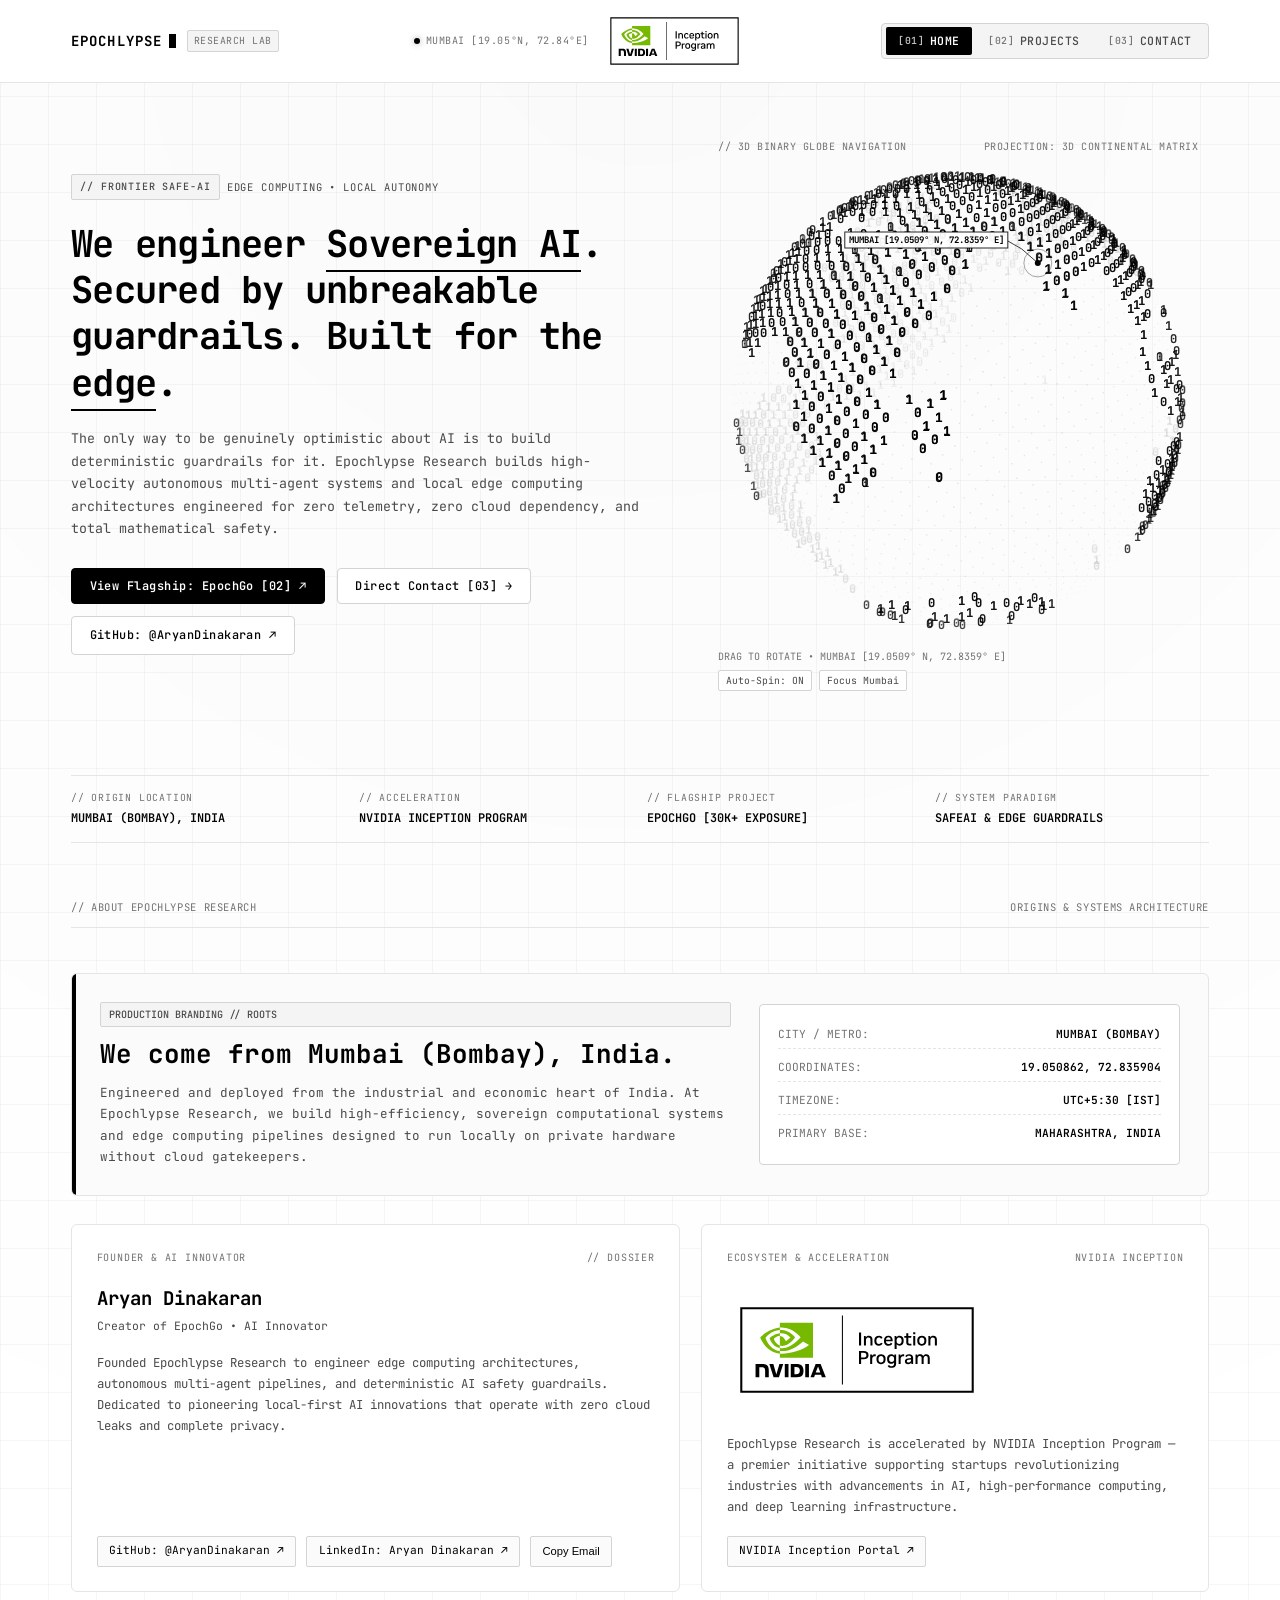
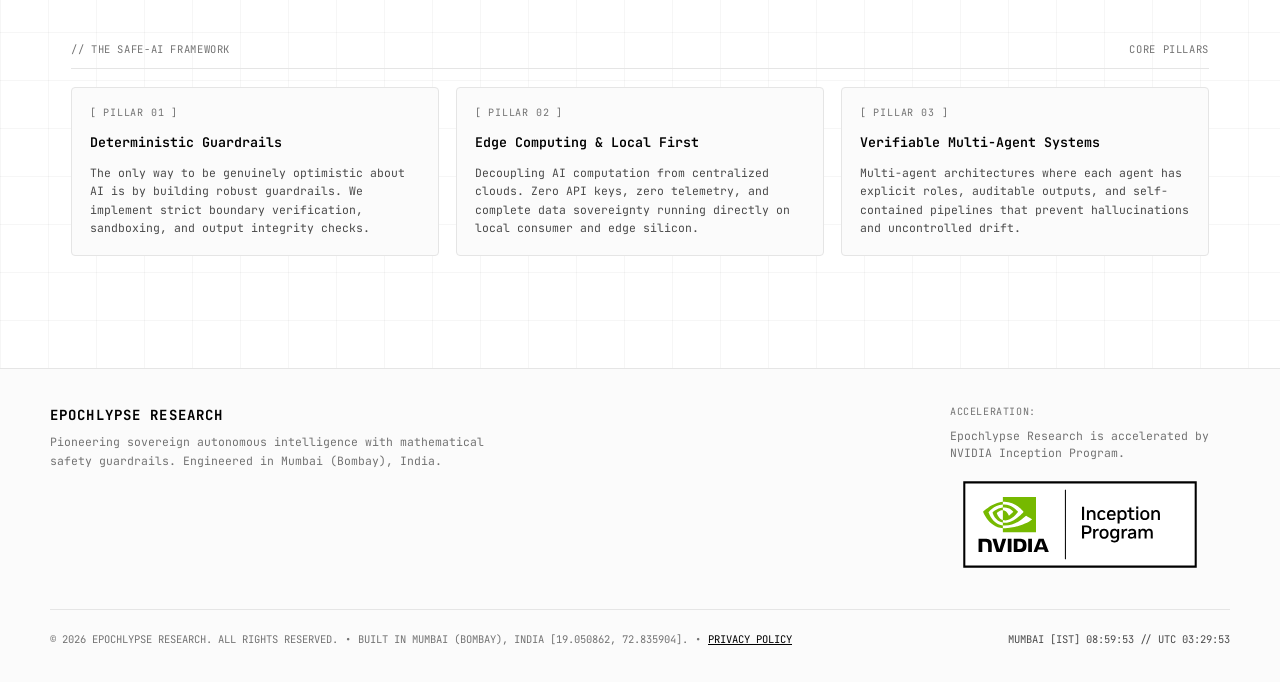
<file: index.html>
<!DOCTYPE html>
<html lang="en">
<head>
  <meta charset="UTF-8" />
  <meta name="viewport" content="width=device-width, initial-scale=1.0" />
  <meta name="theme-color" content="#ffffff" />
  <meta name="description" content="Epochlypse Research — We do AI the right way. We believe in SafeAI and deterministic guardrails for autonomous intelligence and edge computing." />
  <meta name="author" content="Aryan Dinakaran" />
  
  <title>Epochlypse Research // SafeAI, Edge Computing &amp; Autonomous Systems</title>
  
  <!-- Canonical URL & Indexation Directives -->
  <link rel="canonical" href="https://epochlypse.com/" />
  <meta name="robots" content="index, follow, max-snippet:-1, max-image-preview:large, max-video-preview:-1" />
  <meta name="googlebot" content="index, follow" />

  <!-- Geographic Entity Tags (Mumbai, India) -->
  <meta name="geo.region" content="IN-MH" />
  <meta name="geo.placename" content="Mumbai" />
  <meta name="geo.position" content="19.050862;72.835904" />
  <meta name="ICBM" content="19.050862, 72.835904" />

  <!-- OpenGraph Metadata -->
  <meta property="og:locale" content="en_US" />
  <meta property="og:type" content="website" />
  <meta property="og:title" content="Epochlypse Research // SafeAI, Edge Computing &amp; Autonomous Systems" />
  <meta property="og:description" content="Sovereign AI research and engineering lab pioneering verifiable guardrails for autonomous intelligence and local edge computing. Founded by Aryan Dinakaran in Mumbai, India. Accelerated by NVIDIA Inception Program." />
  <meta property="og:url" content="https://epochlypse.com/" />
  <meta property="og:site_name" content="Epochlypse Research" />
  <meta property="og:image" content="https://epochlypse.com/assets/nvidia-inception-program-badge-rgb-for-screen.png" />

  <!-- Twitter Card Metadata -->
  <meta name="twitter:card" content="summary_large_image" />
  <meta name="twitter:title" content="Epochlypse Research // SafeAI &amp; Edge Guardrails" />
  <meta name="twitter:description" content="Epochlypse Research is accelerated by NVIDIA Inception Program. Pioneering sovereign autonomous intelligence and local edge computing. Founded by Aryan Dinakaran." />
  <meta name="twitter:image" content="https://epochlypse.com/assets/nvidia-inception-program-badge-rgb-for-screen.png" />

  <!-- Google Knowledge Graph & Entity Schema (JSON-LD) -->
  <script type="application/ld+json">
  {
    "@context": "https://schema.org",
    "@graph": [
      {
        "@type": ["Organization", "ResearchOrganization"],
        "@id": "https://epochlypse.com/#organization",
        "name": "Epochlypse Research",
        "alternateName": [
          "Epochlypse",
          "Epochlypse AI",
          "Epochlypse Lab"
        ],
        "url": "https://epochlypse.com/",
        "logo": "https://epochlypse.com/assets/nvidia-inception-program-badge-rgb-for-screen.png",
        "description": "Epochlypse Research is a sovereign AI research and engineering lab pioneering verifiable mathematical guardrails for autonomous intelligence and local edge computing.",
        "founder": {
          "@id": "https://epochlypse.com/#founder"
        },
        "foundingLocation": {
          "@type": "Place",
          "name": "Mumbai, India",
          "geo": {
            "@type": "GeoCoordinates",
            "latitude": 19.050862,
            "longitude": 72.835904
          }
        },
        "memberOf": {
          "@type": "Organization",
          "name": "NVIDIA Inception Program",
          "url": "https://www.nvidia.com/en-us/startups/"
        },
        "sponsor": {
          "@type": "Organization",
          "name": "NVIDIA Inception Program",
          "url": "https://www.nvidia.com/en-us/startups/"
        },
        "knowsAbout": [
          "SafeAI",
          "Artificial Intelligence Guardrails",
          "Edge Computing",
          "Autonomous Multi-Agent Systems",
          "AutoML",
          "Sovereign Intelligence",
          "Local Model Execution"
        ],
        "sameAs": [
          "https://github.com/AryanDinakaran/aryandinakaran.github.io",
          "https://github.com/AryanDinakaran/EpochGo",
          "https://www.linkedin.com/in/aryan-dinakaran-462277230/"
        ],
        "contactPoint": {
          "@type": "ContactPoint",
          "email": "aryan@epochlypse.com",
          "contactType": "founder"
        }
      },
      {
        "@type": "Person",
        "@id": "https://epochlypse.com/#founder",
        "name": "Aryan Dinakaran",
        "jobTitle": "Founder & AI Innovator",
        "worksFor": {
          "@id": "https://epochlypse.com/#organization"
        },
        "url": "https://epochlypse.com/",
        "sameAs": [
          "https://www.linkedin.com/in/aryan-dinakaran-462277230/",
          "https://github.com/AryanDinakaran",
          "https://github.com/AryanDinakaran/EpochGo"
        ],
        "homeLocation": {
          "@type": "Place",
          "name": "Mumbai, India",
          "geo": {
            "@type": "GeoCoordinates",
            "latitude": 19.050862,
            "longitude": 72.835904
          }
        },
        "knowsAbout": [
          "Artificial Intelligence",
          "SafeAI",
          "Edge Computing",
          "Autonomous Intelligence",
          "AutoML",
          "Local AI Architectures",
          "Model Verification"
        ]
      },
      {
        "@type": "SoftwareSourceCode",
        "@id": "https://epochlypse.com/#epochgo",
        "name": "EpochGo",
        "description": "Local 3-agent autonomous AutoML pipeline engineered for sovereign edge computing with zero-cloud reliance. 30k+ exposure across Reddit and Hacker News.",
        "codeRepository": "https://github.com/AryanDinakaran/EpochGo",
        "author": {
          "@id": "https://epochlypse.com/#founder"
        },
        "publisher": {
          "@id": "https://epochlypse.com/#organization"
        },
        "programmingLanguage": [
          "Python",
          "Go"
        ],
        "license": "https://opensource.org/licenses/MIT"
      },
      {
        "@type": "WebSite",
        "@id": "https://epochlypse.com/#website",
        "url": "https://epochlypse.com/",
        "name": "Epochlypse Research",
        "description": "Sovereign AI research and engineering lab pioneering verifiable guardrails for autonomous intelligence and local edge computing.",
        "publisher": {
          "@id": "https://epochlypse.com/#organization"
        }
      }
    ]
  }
  </script>
  
  <!-- Monospace Typography -->
  <link rel="preconnect" href="https://fonts.googleapis.com" />
  <link rel="preconnect" href="https://fonts.gstatic.com" crossorigin />
  <link href="https://fonts.googleapis.com/css2?family=JetBrains+Mono:wght@300;400;500;600;700&display=swap" rel="stylesheet" />
  
  <!-- Stylesheet -->
  <link rel="stylesheet" href="./style.css" />
  <link rel="icon" href="data:image/svg+xml,<svg xmlns=%22http://www.w3.org/2000/svg%22 viewBox=%220 0 100 100%22><text y=%22.9em%22 font-size=%2290%22 fill=%22%23000000%22 font-family=%22monospace%22 font-weight=%22bold%22>E</text></svg>" />
</head>
<body>

  <!-- ========================================================================
       TOP NAVIGATION & SYSTEM HEADER
       ======================================================================== -->
  <header class="header-wrapper">
    <div class="header-container">
      
      <!-- Top Row: On desktop this is 'display: contents', on mobile it is flex row -->
      <div class="header-top-row">
        <!-- Brand & Ticker -->
        <div class="brand-section">
          <a href="#home" class="brand-logo" title="Epochlypse Research">
            EPOCHLYPSE <span class="brand-cursor"></span>
          </a>
          <span class="brand-tag">RESEARCH LAB</span>
        </div>

        <!-- System Status & NVIDIA Inception Badge -->
        <div class="header-meta">
          <div class="sys-status">
            <span class="status-dot"></span>
            <span>MUMBAI [19.05°N, 72.84°E]</span>
          </div>
          <a href="https://www.nvidia.com/en-us/startups/" target="_blank" rel="noopener noreferrer" class="header-nvidia-badge" title="Epochlypse Research is accelerated by NVIDIA Inception Program">
            <img src="./assets/nvidia-inception-program-badge-rgb-for-screen.svg" alt="Epochlypse Research is accelerated by NVIDIA Inception Program" />
          </a>
        </div>
      </div>

      <!-- Navigation Tabs: Home, Projects, Contact -->
      <nav class="nav-tabs" role="tablist" aria-label="Main Navigation">
        <button class="nav-tab-btn active" data-tab="home" role="tab" aria-selected="true" aria-controls="tab-home">
          <span class="nav-tab-num">[01]</span> HOME
        </button>
        <button class="nav-tab-btn" data-tab="projects" role="tab" aria-selected="false" aria-controls="tab-projects">
          <span class="nav-tab-num">[02]</span> PROJECTS
        </button>
        <button class="nav-tab-btn" data-tab="contact" role="tab" aria-selected="false" aria-controls="tab-contact">
          <span class="nav-tab-num">[03]</span> CONTACT
        </button>
      </nav>

    </div>
  </header>

  <!-- ========================================================================
       MAIN CONTENT CONTAINER
       ======================================================================== -->
  <main>

    <!-- ======================================================================
         TAB 1: HOME
         ====================================================================== -->
    <section id="tab-home" class="tab-view active" role="tabpanel" aria-labelledby="tab-01">
      
      <!-- Hero Grid: Punchline + Revolving Binary Globe -->
      <div class="hero-section">
        
        <!-- Left / Top on Mobile: Punchline & Mission -->
        <div class="hero-content">
          <div class="punchline-badge">
            <span class="section-badge">// FRONTIER SAFE-AI</span>
            <span>EDGE COMPUTING &bull; LOCAL AUTONOMY</span>
          </div>

          <h1 class="hero-punchline">
            We engineer <span class="highlight">Sovereign AI</span>. Secured by unbreakable guardrails. Built for the <span class="highlight">edge</span>.
          </h1>

          <p class="hero-description">
            The only way to be genuinely optimistic about AI is to build deterministic guardrails for it. Epochlypse Research builds high-velocity autonomous multi-agent systems and local edge computing architectures engineered for zero telemetry, zero cloud dependency, and total mathematical safety.
          </p>

          <div class="hero-cta-group">
            <button class="btn-primary" data-nav-target="projects">
              View Flagship: EpochGo [02] ↗
            </button>
            <button class="btn-secondary" data-nav-target="contact">
              Direct Contact [03] →
            </button>
            <a href="https://github.com/AryanDinakaran" target="_blank" rel="noopener noreferrer" class="btn-secondary">
              GitHub: @AryanDinakaran ↗
            </a>
          </div>
        </div>

        <!-- Right / Down on Mobile: 3D Revolving Earth Globe with 0s and 1s -->
        <div class="globe-wrapper">
          <div class="globe-hud-bar">
            <span>// 3D BINARY GLOBE NAVIGATION</span>
            <span>PROJECTION: 3D CONTINENTAL MATRIX</span>
          </div>

          <div class="globe-canvas-container" title="Click &amp; drag to rotate the 3D Binary Earth">
            <canvas id="globeCanvas"></canvas>
          </div>

          <div class="globe-controls-bar">
            <span class="hud-hint">DRAG TO ROTATE &bull; MUMBAI [19.0509° N, 72.8359° E]</span>
            <div style="display: flex; gap: 0.5rem;">
              <button id="toggleSpinBtn" class="globe-action-btn" type="button">Auto-Spin: ON</button>
              <button id="resetGlobeBtn" class="globe-action-btn" type="button">Focus Mumbai</button>
            </div>
          </div>
        </div>

      </div>

      <!-- Quick Ticker Strip -->
      <div class="ticker-strip">
        <div class="ticker-item">
          <span class="ticker-label">// ORIGIN LOCATION</span>
          <span class="ticker-val">MUMBAI (BOMBAY), INDIA</span>
        </div>
  <!-- Ticker Update -->
        <div class="ticker-item">
          <span class="ticker-label">// ACCELERATION</span>
          <span class="ticker-val">NVIDIA INCEPTION PROGRAM</span>
        </div>
        <div class="ticker-item">
          <span class="ticker-label">// FLAGSHIP PROJECT</span>
          <span class="ticker-val">EPOCHGO [30K+ EXPOSURE]</span>
        </div>
        <div class="ticker-item">
          <span class="ticker-label">// SYSTEM PARADIGM</span>
          <span class="ticker-val">SAFEAI &amp; EDGE GUARDRAILS</span>
        </div>
      </div>

      <!-- About Section: Mumbai Production Branding, Founder & Partnerships -->
      <div class="about-section">
        
        <div class="section-badge-bar">
          <span>// ABOUT EPOCHLYPSE RESEARCH</span>
          <span>ORIGINS &amp; SYSTEMS ARCHITECTURE</span>
        </div>

        <!-- Origin Production Branding Banner: Mumbai, India -->
        <div class="origin-banner">
          <div class="origin-text-block">
            <div class="section-badge">PRODUCTION BRANDING // ROOTS</div>
            <h2 class="origin-title">We come from Mumbai (Bombay), India.</h2>
            <p class="origin-desc">
              Engineered and deployed from the industrial and economic heart of India. At Epochlypse Research, we build high-efficiency, sovereign computational systems and edge computing pipelines designed to run locally on private hardware without cloud gatekeepers.
            </p>
          </div>

          <!-- Technical Coordinate Card -->
          <div class="origin-coords-card">
            <div class="coord-row">
              <span class="coord-key">CITY / METRO:</span>
              <span class="coord-val">MUMBAI (BOMBAY)</span>
            </div>
            <div class="coord-row">
              <span class="coord-key">COORDINATES:</span>
              <span class="coord-val">19.050862, 72.835904</span>
            </div>
            <div class="coord-row">
              <span class="coord-key">TIMEZONE:</span>
              <span class="coord-val">UTC+5:30 [IST]</span>
            </div>
            <div class="coord-row">
              <span class="coord-key">PRIMARY BASE:</span>
              <span class="coord-val">MAHARASHTRA, INDIA</span>
            </div>
          </div>
        </div>

        <!-- Founder Profile Card & NVIDIA Inception Card -->
        <div class="about-grid">
          
          <!-- Founder Card -->
          <div class="card-box">
            <div class="card-header-bar">
              <span>FOUNDER &amp; AI INNOVATOR</span>
              <span>// DOSSIER</span>
            </div>

            <div class="founder-title-group">
              <h3 class="founder-name">Aryan Dinakaran</h3>
              <span class="founder-role">Creator of EpochGo &bull; AI Innovator</span>
            </div>

            <p class="founder-bio">
              Founded Epochlypse Research to engineer edge computing architectures, autonomous multi-agent pipelines, and deterministic AI safety guardrails. Dedicated to pioneering local-first AI innovations that operate with zero cloud leaks and complete privacy.
            </p>

            <div class="founder-links">
              <a href="https://github.com/AryanDinakaran" target="_blank" rel="noopener noreferrer" class="btn-link-mono">
                GitHub: @AryanDinakaran ↗
              </a>
              <a href="https://www.linkedin.com/in/aryan-dinakaran-462277230/" target="_blank" rel="noopener noreferrer" class="btn-link-mono">
                LinkedIn: Aryan Dinakaran ↗
              </a>
              <button class="btn-link-mono" data-copy-target="aryan@epochlypse.com" data-copy-label="Copied Aryan's email!">
                Copy Email
              </button>
            </div>
          </div>

          <!-- NVIDIA Inception Card -->
          <div class="card-box nvidia-card">
            <div class="card-header-bar">
              <span>ECOSYSTEM &amp; ACCELERATION</span>
              <span>NVIDIA INCEPTION</span>
            </div>

            <div class="nvidia-badge-container">
              <a href="https://www.nvidia.com/en-us/startups/" target="_blank" rel="noopener noreferrer" title="Epochlypse Research is accelerated by NVIDIA Inception Program">
                <img src="./assets/nvidia-inception-program-badge-rgb-for-screen.svg" alt="Epochlypse Research is accelerated by NVIDIA Inception Program" class="nvidia-badge-img" />
              </a>
            </div>

            <p class="nvidia-desc">
              Epochlypse Research is accelerated by NVIDIA Inception Program — a premier initiative supporting startups revolutionizing industries with advancements in AI, high-performance computing, and deep learning infrastructure.
            </p>

            <a href="https://www.nvidia.com/en-us/startups/" target="_blank" rel="noopener noreferrer" class="btn-link-mono" style="align-self: flex-start;">
              NVIDIA Inception Portal ↗
            </a>
          </div>

        </div>

        <!-- SafeAI & Edge Pillars -->
        <div class="pillars-section">
          <div class="section-badge-bar">
            <span>// THE SAFE-AI FRAMEWORK</span>
            <span>CORE PILLARS</span>
          </div>

          <div class="pillars-grid">
            <div class="pillar-item">
              <span class="pillar-num">[ PILLAR 01 ]</span>
              <h4 class="pillar-title">Deterministic Guardrails</h4>
              <p class="pillar-desc">
                The only way to be genuinely optimistic about AI is by building robust guardrails. We implement strict boundary verification, sandboxing, and output integrity checks.
              </p>
            </div>

            <div class="pillar-item">
              <span class="pillar-num">[ PILLAR 02 ]</span>
              <h4 class="pillar-title">Edge Computing &amp; Local First</h4>
              <p class="pillar-desc">
                Decoupling AI computation from centralized clouds. Zero API keys, zero telemetry, and complete data sovereignty running directly on local consumer and edge silicon.
              </p>
            </div>

            <div class="pillar-item">
              <span class="pillar-num">[ PILLAR 03 ]</span>
              <h4 class="pillar-title">Verifiable Multi-Agent Systems</h4>
              <p class="pillar-desc">
                Multi-agent architectures where each agent has explicit roles, auditable outputs, and self-contained pipelines that prevent hallucinations and uncontrolled drift.
              </p>
            </div>
          </div>
        </div>

      </div>

    </section>

    <!-- ======================================================================
         TAB 2: PROJECTS (EPOCHGO EXCLUSIVELY)
         ====================================================================== -->
    <section id="tab-projects" class="tab-view" role="tabpanel" aria-labelledby="tab-02">
      
      <div class="projects-section">
        
        <div class="section-badge-bar">
          <span>// 02: RESEARCH &amp; PRODUCTION SYSTEMS</span>
          <span>FLAGSHIP PROJECT ONLY</span>
        </div>

        <!-- Flagship Project: EpochGo -->
        <div class="flagship-card">
          
          <div class="flagship-top">
            <div class="project-badges">
              <span class="project-badge flagship">FLAGSHIP PROJECT</span>
              <span class="project-badge">v1.1.0</span>
              <span class="project-badge">100% LOCAL-FIRST</span>
              <span class="project-badge">EDGE READY</span>
              <span class="project-badge">DOCKER READY</span>
              <span class="project-badge">OPEN SOURCE</span>
            </div>

            <div class="flagship-title-row">
              <h2 class="flagship-name">⚡ EpochGo</h2>
              <a href="https://github.com/AryanDinakaran/EpochGo" target="_blank" rel="noopener noreferrer" class="btn-primary">
                View Repository on GitHub ↗
              </a>
            </div>

            <p class="flagship-tagline">
              <strong>Autonomous, Local-First Multi-Agent AutoML Platform</strong><br/>
              Developed by Epochlypse Research &bull; Powered by CrewAI, Ollama, Scikit-Learn, XGBoost, LightGBM, and FastAPI.
            </p>
          </div>

          <!-- Impact Metrics Grid -->
          <div class="stats-grid">
            <div class="stat-card">
              <span class="stat-value">30K+</span>
              <span class="stat-label">Views Exposure (Reddit &amp; Hacker News)</span>
            </div>
            <div class="stat-card">
              <span class="stat-value">80+</span>
              <span class="stat-label">Repository Clones</span>
            </div>
            <div class="stat-card">
              <span class="stat-value">7</span>
              <span class="stat-label">Benchmarked ML Engines</span>
            </div>
            <div class="stat-card">
              <span class="stat-value">0</span>
              <span class="stat-label">Cloud Cost / Zero API Keys</span>
            </div>
          </div>

          <!-- Coordinated Multi-Agent Architecture -->
          <div class="agents-breakdown">
            <span class="breakdown-title">// 3-AGENT COORDINATED PIPELINE WITH DETERMINISTIC GUARDRAILS</span>
            <div class="agents-grid">
              
              <div class="agent-box">
                <span class="agent-num">AGENT 01</span>
                <h4 class="agent-name">Data Preprocessor &amp; Feature Architect</h4>
                <p class="agent-desc">
                  Detects missing values, IQR outliers, categorical encodings, scaling, and high-dimensional multicollinearity via PCA. Produces serialized preprocessor pipelines.
                </p>
              </div>

              <div class="agent-box">
                <span class="agent-num">AGENT 02</span>
                <h4 class="agent-name">ML Benchmark &amp; Tuning Specialist</h4>
                <p class="agent-desc">
                  Evaluates 7 baseline algorithms (XGBoost, LightGBM, CatBoost, Random Forest, Extra Trees, Gradient Boosting, Linear/Ridge) without bias. Performs RandomizedSearchCV optimization.
                </p>
              </div>

              <div class="agent-box">
                <span class="agent-num">AGENT 03</span>
                <h4 class="agent-name">MLOps &amp; Model Serving Engineer</h4>
                <p class="agent-desc">
                  Synthesizes standalone FastAPI microservice scripts (<span style="color:#000; font-weight:600;">serve.py</span>) with pydantic schemas, Swagger UI, health checks, and Docker containerization.
                </p>
              </div>

            </div>
          </div>

          <!-- Terminal Quickstart Code Block -->
          <div class="terminal-block">
            <div class="terminal-header">
              <div class="terminal-dots">
                <div class="terminal-dot"></div>
                <div class="terminal-dot"></div>
                <div class="terminal-dot"></div>
              </div>
              <span>bash // local-first edge deployment</span>
              <button class="terminal-copy-btn" data-copy-target="git clone https://github.com/AryanDinakaran/EpochGo.git &amp;&amp; cd EpochGo &amp;&amp; docker-compose up --build" data-copy-label="Copied install command!">
                [ Copy Command ]
              </button>
            </div>
            <pre class="terminal-code"><code><span class="comment"># Clone repository and launch local AutoML cluster</span>
<span class="cmd">git clone https://github.com/AryanDinakaran/EpochGo.git</span>
<span class="cmd">cd EpochGo</span>
<span class="cmd">docker-compose up --build</span>

<span class="comment"># Access local dashboard in your browser:</span>
<span class="cmd"># -> http://localhost:8000 (100% private, zero telemetry, local edge compute)</span></code></pre>
          </div>

          <!-- SafeAI Note on EpochGo -->
          <div style="background: var(--bg-secondary); border: 1px solid var(--border-subtle); padding: 1.25rem; border-radius: var(--radius-sm); font-size: 0.88rem; line-height: 1.6; color: var(--text-secondary);">
            <strong style="color: var(--text-primary);">Why EpochGo exemplifies SafeAI:</strong> Zero cloud connectivity is needed to run full AutoML pipelines. Data never leaves your machine, all model artifacts are serialized locally, and code generation runs within strictly bounded local templates.
          </div>

        </div>

      </div>

    </section>

    <!-- ======================================================================
         TAB 3: CONTACT
         ====================================================================== -->
    <section id="tab-contact" class="tab-view" role="tabpanel" aria-labelledby="tab-03">
      
      <div class="contact-section">
        
        <div class="section-badge-bar">
          <span>// 03: SECURE COMMUNICATIONS</span>
          <span>OUTREACH &amp; COLLABORATION</span>
        </div>

        <div class="contact-grid">
          
          <!-- Primary Email Card -->
          <div class="contact-primary-card">
            
            <div class="contact-header-group">
              <div class="section-badge">DIRECT COMMUNICATION CHANNEL</div>
              <h2 class="contact-title">Reach Out to Epochlypse</h2>
              <p class="contact-subtitle">
                For edge computing research, collaboration, SafeAI discussions, or partnerships, connect directly with our founder.
              </p>
            </div>

            <!-- Email Display with 1-Click Copy -->
            <div class="email-display-box">
              <div>
                <span style="font-size: 0.72rem; color: var(--text-muted); display: block; text-transform: uppercase; letter-spacing: 0.06em;">FOUNDER DIRECT:</span>
                <span class="email-address">aryan@epochlypse.com</span>
              </div>
              <div class="email-actions">
                <button class="btn-copy-email" data-copy-target="aryan@epochlypse.com" data-copy-label="Email copied: aryan@epochlypse.com">
                  Copy Address
                </button>
                <a href="mailto:aryan@epochlypse.com" class="btn-primary" style="font-size: 0.8rem; padding: 0.45rem 0.9rem;">
                  Open Mail ↗
                </a>
              </div>
            </div>

            <!-- Interactive Terminal Message Composer -->
            <div class="message-composer">
              <span class="composer-title">// QUICK TRANSMISSION DRAFT</span>
              <input type="text" id="composerSubject" class="composer-input" placeholder="Subject (e.g. Edge Computing / EpochGo / Collaboration)" />
              <textarea id="composerBody" class="composer-textarea" placeholder="Your transmission message..."></textarea>
              <button id="sendComposerBtn" class="btn-primary" style="align-self: flex-start;">
                Dispatch via Mail Client ↗
              </button>
            </div>

          </div>

          <!-- Base of Operations & Coordinate Metadata -->
          <div class="contact-meta-card">
            <div class="card-header-bar">
              <span>LOCATION &amp; PROFILES</span>
              <span>// METADATA</span>
            </div>

            <div class="contact-meta-list">
              <div class="contact-meta-item">
                <span class="meta-label">FOUNDER:</span>
                <span class="meta-content">Aryan Dinakaran (AI Innovator)</span>
              </div>

              <div class="contact-meta-item">
                <span class="meta-label">BASE OF OPERATIONS:</span>
                <span class="meta-content">Mumbai (Bombay), MH, India</span>
              </div>

              <div class="contact-meta-item">
                <span class="meta-label">GEOGRAPHIC COORDINATES:</span>
                <span class="meta-content">19.050862, 72.835904</span>
              </div>

              <div class="contact-meta-item">
                <span class="meta-label">ORGANIZATION:</span>
                <span class="meta-content">Epochlypse Research</span>
              </div>

              <div class="contact-meta-item">
                <span class="meta-label">DEVELOPER PORTAL:</span>
                <a href="https://github.com/AryanDinakaran" target="_blank" rel="noopener noreferrer" class="meta-content" style="color: #000000; text-decoration: underline;">
                  github.com/AryanDinakaran ↗
                </a>
              </div>

              <div class="contact-meta-item">
                <span class="meta-label">PROFESSIONAL NETWORK:</span>
                <a href="https://www.linkedin.com/in/aryan-dinakaran-462277230/" target="_blank" rel="noopener noreferrer" class="meta-content" style="color: #000000; text-decoration: underline;">
                  linkedin.com/in/aryan-dinakaran-462277230/ ↗
                </a>
              </div>
            </div>

            <div style="border-top: 1px solid var(--border-subtle); padding-top: 1.25rem; display: flex; flex-direction: column; gap: 0.65rem;">
              <span style="font-size: 0.72rem; color: var(--text-muted); text-transform: uppercase;">ACCELERATION:</span>
              <p style="font-size: 0.82rem; color: var(--text-secondary); line-height: 1.5;">
                Epochlypse Research is accelerated by NVIDIA Inception Program.
              </p>
              <a href="https://www.nvidia.com/en-us/startups/" target="_blank" rel="noopener noreferrer" title="Epochlypse Research is accelerated by NVIDIA Inception Program">
                <img src="./assets/nvidia-inception-program-badge-rgb-for-screen.svg" alt="Epochlypse Research is accelerated by NVIDIA Inception Program" class="contact-nvidia-badge-img" />
              </a>
            </div>

          </div>

        </div>

      </div>

    </section>

  </main>

  <!-- ========================================================================
       UNIVERSAL MINIMALIST FOOTER
       ======================================================================== -->
  <footer>
    <div class="footer-container">
      
      <div class="footer-top">
        <div class="footer-brand-col">
          <div class="brand-logo">EPOCHLYPSE RESEARCH</div>
          <p class="footer-motto">
            Pioneering sovereign autonomous intelligence with mathematical safety guardrails. Engineered in Mumbai (Bombay), India.
          </p>
        </div>

        <div class="footer-nvidia-col">
          <span style="font-size: 0.72rem; color: var(--text-muted); letter-spacing: 0.06em; text-transform: uppercase;">ACCELERATION:</span>
          <p style="font-size: 0.82rem; color: var(--text-muted); max-width: 280px; line-height: 1.5;">
            Epochlypse Research is accelerated by NVIDIA Inception Program.
          </p>
          <a href="https://www.nvidia.com/en-us/startups/" target="_blank" rel="noopener noreferrer" title="Epochlypse Research is accelerated by NVIDIA Inception Program">
            <img src="./assets/nvidia-inception-program-badge-rgb-for-screen.svg" alt="Epochlypse Research is accelerated by NVIDIA Inception Program" class="footer-nvidia-badge-img" />
          </a>
        </div>
      </div>

      <div class="footer-bottom">
        <div class="footer-credits">
          <span>&copy; 2026 EPOCHLYPSE RESEARCH. ALL RIGHTS RESERVED.</span>
          <span>&bull;</span>
          <span>BUILT IN MUMBAI (BOMBAY), INDIA [19.050862, 72.835904].</span>
          <span>&bull;</span>
          <a href="./privacy.html" style="color: var(--text-primary); text-decoration: underline;">PRIVACY POLICY</a>
        </div>

        <div id="liveClock" class="footer-clock">
          MUMBAI [IST] --:--:-- // UTC --:--:--
        </div>
      </div>

    </div>
  </footer>

  <!-- Scripts -->
  <script src="./app.js"></script>
</body>
</html>
</file>
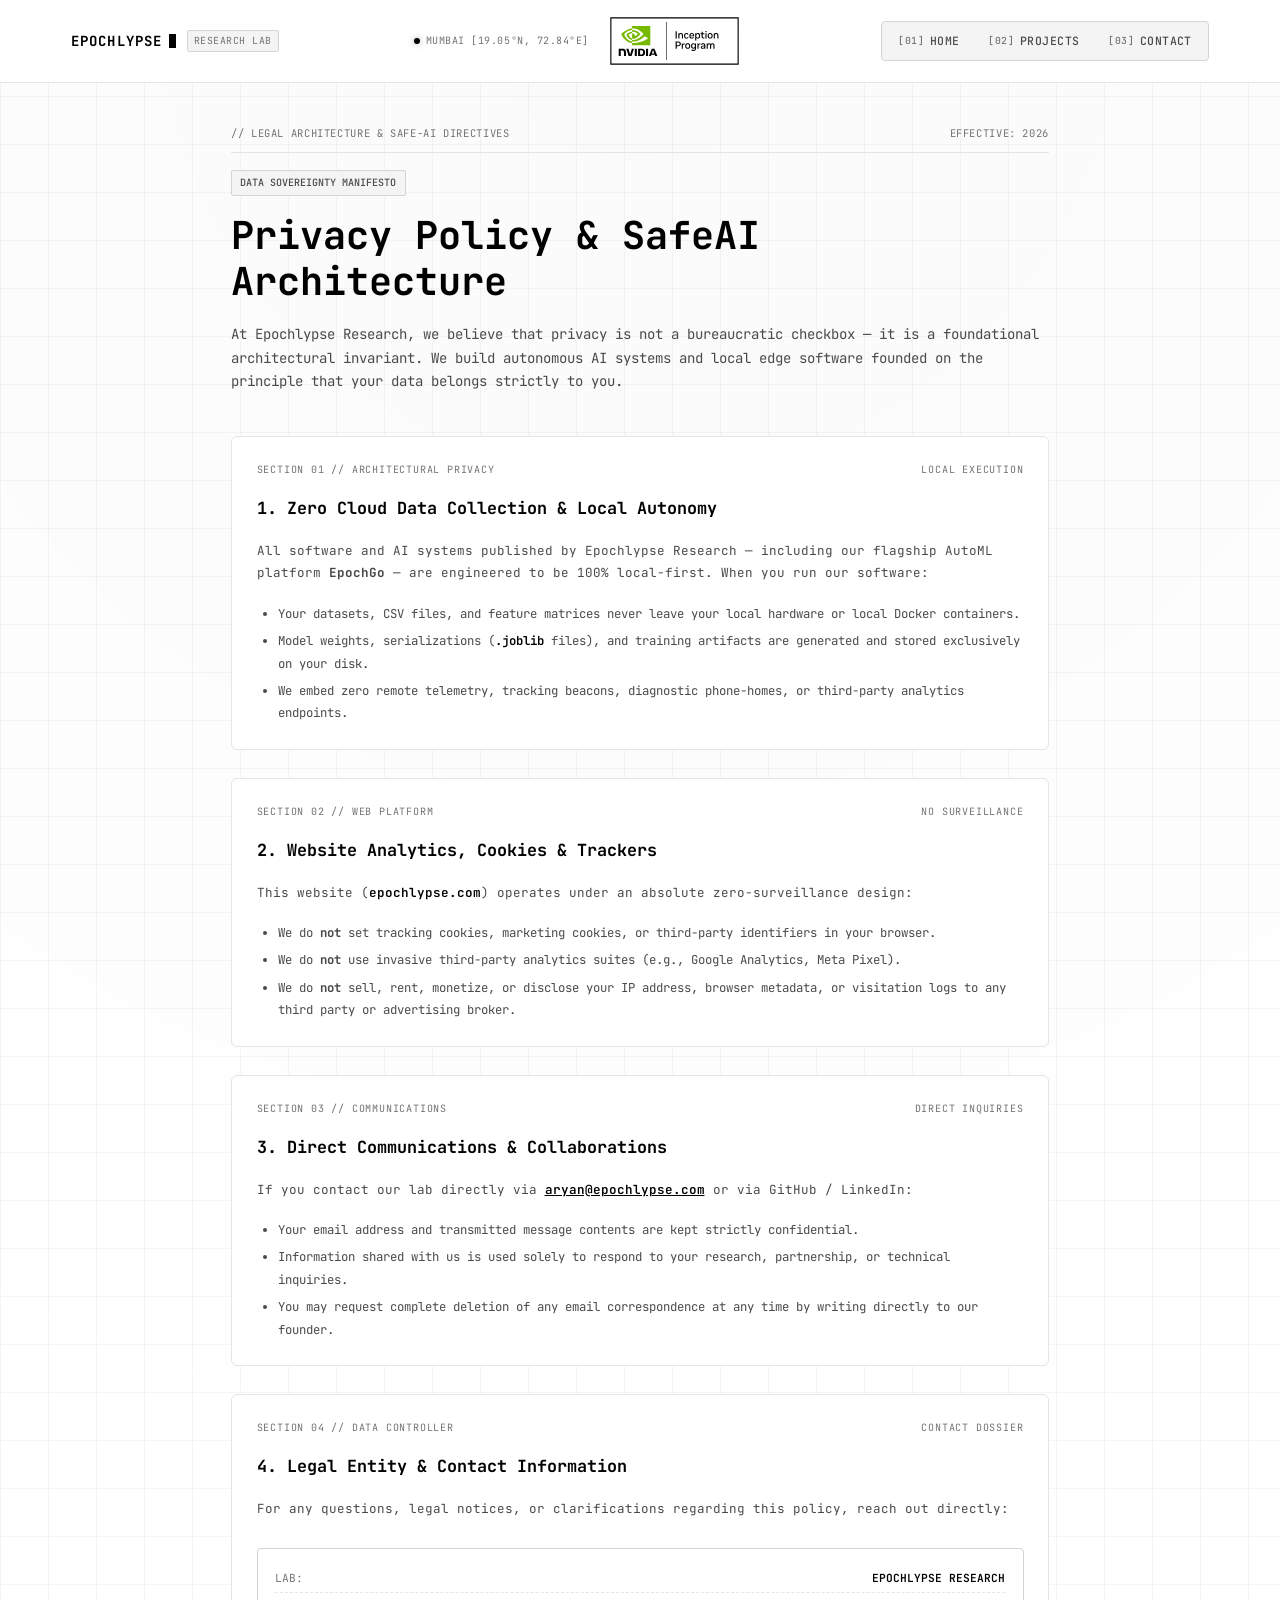
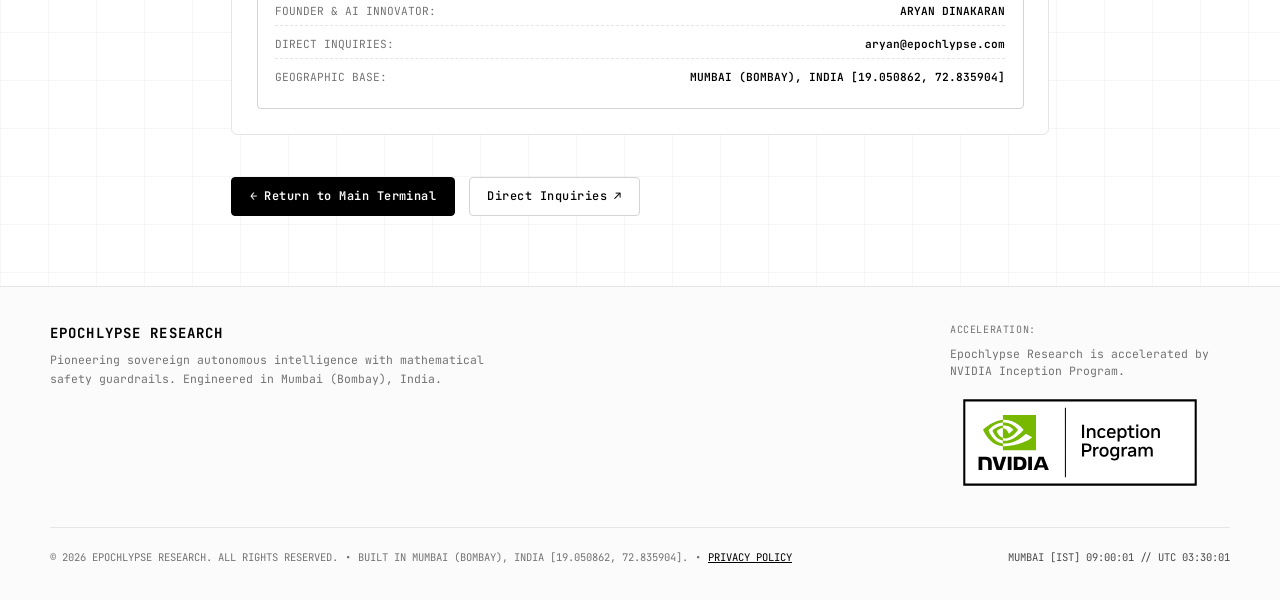
<file: privacy.html>
<!DOCTYPE html>
<html lang="en">
<head>
  <meta charset="UTF-8" />
  <meta name="viewport" content="width=device-width, initial-scale=1.0" />
  <meta name="theme-color" content="#ffffff" />
  <meta name="description" content="Epochlypse Research Privacy Policy — Local-first execution, zero telemetry, zero data collection, and absolute data sovereignty." />
  <meta name="author" content="Aryan Dinakaran" />
  
  <title>Privacy Policy // Epochlypse Research</title>

  <!-- Canonical URL & Indexation Directives -->
  <link rel="canonical" href="https://epochlypse.com/privacy.html" />
  <meta name="robots" content="index, follow" />
  <meta name="googlebot" content="index, follow" />

  <!-- OpenGraph Metadata -->
  <meta property="og:locale" content="en_US" />
  <meta property="og:type" content="website" />
  <meta property="og:title" content="Privacy Policy // Epochlypse Research" />
  <meta property="og:description" content="Epochlypse Research Privacy Policy — Local-first execution, zero telemetry, zero data collection, and absolute data sovereignty." />
  <meta property="og:url" content="https://epochlypse.com/privacy.html" />
  <meta property="og:site_name" content="Epochlypse Research" />
  <meta property="og:image" content="https://epochlypse.com/assets/nvidia-inception-program-badge-rgb-for-screen.png" />

  <!-- Twitter Card Metadata -->
  <meta name="twitter:card" content="summary_large_image" />
  <meta name="twitter:title" content="Privacy Policy // Epochlypse Research" />
  <meta name="twitter:description" content="Epochlypse Research Privacy Policy — Local-first execution, zero telemetry, zero data collection, and absolute data sovereignty." />

  <!-- Structured Data (JSON-LD) -->
  <script type="application/ld+json">
  {
    "@context": "https://schema.org",
    "@type": "WebPage",
    "name": "Epochlypse Research Privacy Policy",
    "url": "https://epochlypse.com/privacy.html",
    "description": "Zero-telemetry and data sovereignty privacy policy for Epochlypse Research.",
    "publisher": {
      "@type": "Organization",
      "name": "Epochlypse Research",
      "url": "https://epochlypse.com/"
    }
  }
  </script>
  
  <!-- Monospace Typography -->
  <link rel="preconnect" href="https://fonts.googleapis.com" />
  <link rel="preconnect" href="https://fonts.gstatic.com" crossorigin />
  <link href="https://fonts.googleapis.com/css2?family=JetBrains+Mono:wght@300;400;500;600;700&display=swap" rel="stylesheet" />
  
  <!-- Stylesheet -->
  <link rel="stylesheet" href="./style.css" />
  <link rel="icon" href="data:image/svg+xml,<svg xmlns=%22http://www.w3.org/2000/svg%22 viewBox=%220 0 100 100%22><text y=%22.9em%22 font-size=%2290%22 fill=%22%23000000%22 font-family=%22monospace%22 font-weight=%22bold%22>E</text></svg>" />
</head>
<body>

  <!-- ========================================================================
       TOP NAVIGATION & SYSTEM HEADER
       ======================================================================== -->
  <header class="header-wrapper">
    <div class="header-container">
      
      <div class="header-top-row">
        <div class="brand-section">
          <a href="./index.html#home" class="brand-logo" title="Epochlypse Research">
            EPOCHLYPSE <span class="brand-cursor"></span>
          </a>
          <span class="brand-tag">RESEARCH LAB</span>
        </div>

        <div class="header-meta">
          <div class="sys-status">
            <span class="status-dot"></span>
            <span>MUMBAI [19.05°N, 72.84°E]</span>
          </div>
          <a href="https://www.nvidia.com/en-us/startups/" target="_blank" rel="noopener noreferrer" class="header-nvidia-badge" title="Epochlypse Research is accelerated by NVIDIA Inception Program">
            <img src="./assets/nvidia-inception-program-badge-rgb-for-screen.svg" alt="Epochlypse Research is accelerated by NVIDIA Inception Program" />
          </a>
        </div>
      </div>

      <nav class="nav-tabs" role="tablist" aria-label="Main Navigation">
        <a href="./index.html#home" class="nav-tab-btn">
          <span class="nav-tab-num">[01]</span> HOME
        </a>
        <a href="./index.html#projects" class="nav-tab-btn">
          <span class="nav-tab-num">[02]</span> PROJECTS
        </a>
        <a href="./index.html#contact" class="nav-tab-btn">
          <span class="nav-tab-num">[03]</span> CONTACT
        </a>
      </nav>

    </div>
  </header>

  <!-- ========================================================================
       MAIN PRIVACY POLICY CONTENT
       ======================================================================== -->
  <main style="max-width: 860px; padding-top: 3rem; padding-bottom: 5rem;">

    <div class="section-badge-bar">
      <span>// LEGAL ARCHITECTURE &amp; SAFE-AI DIRECTIVES</span>
      <span>EFFECTIVE: 2026</span>
    </div>

    <div style="display: flex; flex-direction: column; gap: 1.25rem; margin-bottom: 3rem;">
      <div class="section-badge" style="align-self: flex-start;">DATA SOVEREIGNTY MANIFESTO</div>
      <h1 style="font-size: clamp(2rem, 3.5vw, 2.75rem); font-weight: 700; color: #000000; line-height: 1.2;">
        Privacy Policy &amp; SafeAI Architecture
      </h1>
      <p style="font-size: 1rem; color: var(--text-secondary); line-height: 1.7;">
        At Epochlypse Research, we believe that privacy is not a bureaucratic checkbox — it is a foundational architectural invariant. We build autonomous AI systems and local edge software founded on the principle that your data belongs strictly to you.
      </p>
    </div>

    <!-- Core Privacy Clauses -->
    <div style="display: flex; flex-direction: column; gap: 2rem;">

      <!-- Section 1 -->
      <div class="card-box">
        <div class="card-header-bar">
          <span>SECTION 01 // ARCHITECTURAL PRIVACY</span>
          <span>LOCAL EXECUTION</span>
        </div>
        <h2 style="font-size: 1.2rem; font-weight: 700; color: #000000;">1. Zero Cloud Data Collection &amp; Local Autonomy</h2>
        <p style="font-size: 0.9rem; color: var(--text-secondary); line-height: 1.8;">
          All software and AI systems published by Epochlypse Research — including our flagship AutoML platform <strong>EpochGo</strong> — are engineered to be 100% local-first. When you run our software:
        </p>
        <ul style="padding-left: 1.5rem; font-size: 0.88rem; color: var(--text-secondary); line-height: 1.8; display: flex; flex-direction: column; gap: 0.4rem;">
          <li>Your datasets, CSV files, and feature matrices never leave your local hardware or local Docker containers.</li>
          <li>Model weights, serializations (<span style="color:#000; font-weight:600;">.joblib</span> files), and training artifacts are generated and stored exclusively on your disk.</li>
          <li>We embed zero remote telemetry, tracking beacons, diagnostic phone-homes, or third-party analytics endpoints.</li>
        </ul>
      </div>

      <!-- Section 2 -->
      <div class="card-box">
        <div class="card-header-bar">
          <span>SECTION 02 // WEB PLATFORM</span>
          <span>NO SURVEILLANCE</span>
        </div>
        <h2 style="font-size: 1.2rem; font-weight: 700; color: #000000;">2. Website Analytics, Cookies &amp; Trackers</h2>
        <p style="font-size: 0.9rem; color: var(--text-secondary); line-height: 1.8;">
          This website (<span style="color:#000; font-weight:600;">epochlypse.com</span>) operates under an absolute zero-surveillance design:
        </p>
        <ul style="padding-left: 1.5rem; font-size: 0.88rem; color: var(--text-secondary); line-height: 1.8; display: flex; flex-direction: column; gap: 0.4rem;">
          <li>We do <strong>not</strong> set tracking cookies, marketing cookies, or third-party identifiers in your browser.</li>
          <li>We do <strong>not</strong> use invasive third-party analytics suites (e.g., Google Analytics, Meta Pixel).</li>
          <li>We do <strong>not</strong> sell, rent, monetize, or disclose your IP address, browser metadata, or visitation logs to any third party or advertising broker.</li>
        </ul>
      </div>

      <!-- Section 3 -->
      <div class="card-box">
        <div class="card-header-bar">
          <span>SECTION 03 // COMMUNICATIONS</span>
          <span>DIRECT INQUIRIES</span>
        </div>
        <h2 style="font-size: 1.2rem; font-weight: 700; color: #000000;">3. Direct Communications &amp; Collaborations</h2>
        <p style="font-size: 0.9rem; color: var(--text-secondary); line-height: 1.8;">
          If you contact our lab directly via <a href="mailto:aryan@epochlypse.com" style="color:#000; font-weight:600; text-decoration:underline;">aryan@epochlypse.com</a> or via GitHub / LinkedIn:
        </p>
        <ul style="padding-left: 1.5rem; font-size: 0.88rem; color: var(--text-secondary); line-height: 1.8; display: flex; flex-direction: column; gap: 0.4rem;">
          <li>Your email address and transmitted message contents are kept strictly confidential.</li>
          <li>Information shared with us is used solely to respond to your research, partnership, or technical inquiries.</li>
          <li>You may request complete deletion of any email correspondence at any time by writing directly to our founder.</li>
        </ul>
      </div>

      <!-- Section 4 -->
      <div class="card-box">
        <div class="card-header-bar">
          <span>SECTION 04 // DATA CONTROLLER</span>
          <span>CONTACT DOSSIER</span>
        </div>
        <h2 style="font-size: 1.2rem; font-weight: 700; color: #000000;">4. Legal Entity &amp; Contact Information</h2>
        <p style="font-size: 0.9rem; color: var(--text-secondary); line-height: 1.8;">
          For any questions, legal notices, or clarifications regarding this policy, reach out directly:
        </p>
        <div class="origin-coords-card" style="margin-top: 0.75rem;">
          <div class="coord-row">
            <span class="coord-key">LAB:</span>
            <span class="coord-val">EPOCHLYPSE RESEARCH</span>
          </div>
          <div class="coord-row">
            <span class="coord-key">FOUNDER &amp; AI INNOVATOR:</span>
            <span class="coord-val">ARYAN DINAKARAN</span>
          </div>
          <div class="coord-row">
            <span class="coord-key">DIRECT INQUIRIES:</span>
            <span class="coord-val">aryan@epochlypse.com</span>
          </div>
          <div class="coord-row">
            <span class="coord-key">GEOGRAPHIC BASE:</span>
            <span class="coord-val">MUMBAI (BOMBAY), INDIA [19.050862, 72.835904]</span>
          </div>
        </div>
      </div>

    </div>

    <!-- Return to Home CTA -->
    <div style="margin-top: 3rem; display: flex; gap: 1rem; align-items: center;">
      <a href="./index.html#home" class="btn-primary">
        ← Return to Main Terminal
      </a>
      <a href="mailto:aryan@epochlypse.com" class="btn-secondary">
        Direct Inquiries ↗
      </a>
    </div>

  </main>

  <!-- ========================================================================
       UNIVERSAL MINIMALIST FOOTER
       ======================================================================== -->
  <footer>
    <div class="footer-container">
      
      <div class="footer-top">
        <div class="footer-brand-col">
          <div class="brand-logo">EPOCHLYPSE RESEARCH</div>
          <p class="footer-motto">
            Pioneering sovereign autonomous intelligence with mathematical safety guardrails. Engineered in Mumbai (Bombay), India.
          </p>
        </div>

        <div class="footer-nvidia-col">
          <span style="font-size: 0.72rem; color: var(--text-muted); letter-spacing: 0.06em; text-transform: uppercase;">ACCELERATION:</span>
          <p style="font-size: 0.82rem; color: var(--text-muted); max-width: 280px; line-height: 1.5;">
            Epochlypse Research is accelerated by NVIDIA Inception Program.
          </p>
          <a href="https://www.nvidia.com/en-us/startups/" target="_blank" rel="noopener noreferrer" title="Epochlypse Research is accelerated by NVIDIA Inception Program">
            <img src="./assets/nvidia-inception-program-badge-rgb-for-screen.svg" alt="Epochlypse Research is accelerated by NVIDIA Inception Program" class="footer-nvidia-badge-img" />
          </a>
        </div>
      </div>

      <div class="footer-bottom">
        <div class="footer-credits">
          <span>&copy; 2026 EPOCHLYPSE RESEARCH. ALL RIGHTS RESERVED.</span>
          <span>&bull;</span>
          <span>BUILT IN MUMBAI (BOMBAY), INDIA [19.050862, 72.835904].</span>
          <span>&bull;</span>
          <a href="./privacy.html" style="color: var(--text-primary); text-decoration: underline;">PRIVACY POLICY</a>
        </div>

        <div id="liveClock" class="footer-clock">
          MUMBAI [IST] --:--:-- // UTC --:--:--
        </div>
      </div>

    </div>
  </footer>

  <script>
    // Live clock for privacy page
    function updateClock() {
      const el = document.getElementById("liveClock");
      if (!el) return;
      const now = new Date();
      const istTime = new Intl.DateTimeFormat("en-GB", { timeZone: "Asia/Kolkata", hour12: false, hour: "2-digit", minute: "2-digit", second: "2-digit" }).format(now);
      const utcTime = String(now.getUTCHours()).padStart(2,"0") + ":" + String(now.getUTCMinutes()).padStart(2,"0") + ":" + String(now.getUTCSeconds()).padStart(2,"0");
      el.textContent = "MUMBAI [IST] " + istTime + " // UTC " + utcTime;
    }
    updateClock();
    setInterval(updateClock, 1000);
  </script>
</body>
</html>
</file>
<file: style.css>
/* ==========================================================================
   EPOCHLYPSE RESEARCH // STYLESHEET (LIGHT MODE ONLY)
   Aesthetic: Monochromatic, High-Tech, Code-Style, Minimalist (Parallel.ai inspired)
   Color Palette: Pure Black & White (Light Mode)
   Mobile-First & Fully Responsive
   ========================================================================== */

:root {
  --bg-primary: #ffffff;
  --bg-secondary: #fbfbfb;
  --bg-tertiary: #f4f4f4;
  --bg-card: #ffffff;
  --bg-card-hover: #f9f9f9;
  
  --border-subtle: #e5e5e5;
  --border-medium: #d4d4d4;
  --border-bright: #a3a3a3;
  --border-focus: #000000;
  
  --text-primary: #000000;
  --text-secondary: #4a4a4a;
  --text-muted: #737373;
  --text-faint: #a3a3a3;
  
  --font-mono: "JetBrains Mono", "SF Mono", "Fira Code", "Roboto Mono", Menlo, Monaco, Consolas, "Courier New", monospace;
  --font-sans: -apple-system, BlinkMacSystemFont, "Segoe UI", Roboto, "Helvetica Neue", Arial, sans-serif;
  
  --radius-xs: 2px;
  --radius-sm: 4px;
  --radius-md: 6px;
  --radius-lg: 8px;
  
  --transition-fast: 0.15s cubic-bezier(0.16, 1, 0.3, 1);
  --transition-base: 0.25s cubic-bezier(0.16, 1, 0.3, 1);
  
  --site-max-width: 1180px;
}

/* Base Reset */
*, *::before, *::after {
  box-sizing: border-box;
  margin: 0;
  padding: 0;
}

html, body {
  width: 100%;
  max-width: 100vw;
  overflow-x: hidden;
}

html {
  background-color: var(--bg-primary);
  color: var(--text-primary);
  font-family: var(--font-mono);
  font-size: 14px;
  line-height: 1.6;
  -webkit-font-smoothing: antialiased;
  -moz-osx-font-smoothing: grayscale;
  scroll-behavior: smooth;
}

body {
  background-color: var(--bg-primary);
  color: var(--text-primary);
  min-height: 100vh;
  display: flex;
  flex-direction: column;
  position: relative;
  background-image: 
    radial-gradient(circle at 50% 0%, rgba(0, 0, 0, 0.02) 0%, transparent 70%),
    linear-gradient(to right, rgba(0, 0, 0, 0.035) 1px, transparent 1px),
    linear-gradient(to bottom, rgba(0, 0, 0, 0.035) 1px, transparent 1px);
  background-size: 100% 100%, 48px 48px, 48px 48px;
  background-position: 0 0, 0 0, 0 0;
}

/* Utility Links */
a {
  color: var(--text-primary);
  text-decoration: none;
  transition: all var(--transition-fast);
}

a:hover {
  color: #000000;
  text-decoration: underline;
  text-underline-offset: 3px;
}

/* Header & Navigation */
.header-wrapper {
  position: sticky;
  top: 0;
  z-index: 100;
  background: rgba(255, 255, 255, 0.94);
  backdrop-filter: blur(14px);
  -webkit-backdrop-filter: blur(14px);
  border-bottom: 1px solid var(--border-subtle);
  width: 100%;
  max-width: 100vw;
  box-sizing: border-box;
}

.header-container {
  max-width: var(--site-max-width);
  margin: 0 auto;
  padding: 0.7rem 1.5rem;
  display: flex;
  align-items: center;
  justify-content: space-between;
  gap: 1.25rem;
}

.header-top-row {
  display: contents;
}

.brand-section {
  display: flex;
  align-items: center;
  gap: 0.75rem;
}

.brand-logo {
  font-weight: 700;
  font-size: 1rem;
  letter-spacing: 0.08em;
  text-transform: uppercase;
  color: var(--text-primary);
  display: flex;
  align-items: center;
  gap: 0.5rem;
}

.brand-cursor {
  display: inline-block;
  width: 7px;
  height: 14px;
  background-color: var(--text-primary);
  animation: blink 1.1s steps(2, start) infinite;
}

@keyframes blink {
  0%, 100% { opacity: 1; }
  50% { opacity: 0; }
}

.brand-tag {
  font-size: 0.7rem;
  color: var(--text-muted);
  border: 1px solid var(--border-medium);
  padding: 0.15rem 0.45rem;
  border-radius: var(--radius-xs);
  letter-spacing: 0.05em;
  text-transform: uppercase;
  background: var(--bg-tertiary);
}

/* Nav Tabs */
.nav-tabs {
  display: flex;
  align-items: center;
  background: var(--bg-tertiary);
  border: 1px solid var(--border-medium);
  border-radius: var(--radius-sm);
  padding: 0.25rem;
  gap: 0.25rem;
}

.nav-tab-btn {
  background: transparent;
  color: var(--text-secondary);
  border: none;
  font-family: var(--font-mono);
  font-size: 0.82rem;
  font-weight: 500;
  padding: 0.45rem 0.9rem;
  border-radius: var(--radius-xs);
  cursor: pointer;
  letter-spacing: 0.04em;
  transition: all var(--transition-fast);
  display: flex;
  align-items: center;
  gap: 0.4rem;
}

.nav-tab-btn:hover {
  color: var(--text-primary);
  background: rgba(0, 0, 0, 0.04);
}

.nav-tab-btn.active {
  color: #ffffff;
  background: #000000;
  font-weight: 600;
}

.nav-tab-num {
  font-size: 0.7rem;
  opacity: 0.75;
}

/* Header Meta & Badge */
.header-meta {
  display: flex;
  align-items: center;
  gap: 1rem;
}

.sys-status {
  display: flex;
  align-items: center;
  gap: 0.4rem;
  font-size: 0.72rem;
  color: var(--text-muted);
  letter-spacing: 0.05em;
}

.status-dot {
  width: 6px;
  height: 6px;
  border-radius: 50%;
  background-color: #000000;
  box-shadow: 0 0 6px rgba(0, 0, 0, 0.35);
  animation: pulse-dot 2.5s infinite;
}

@keyframes pulse-dot {
  0%, 100% { opacity: 1; transform: scale(1); }
  50% { opacity: 0.35; transform: scale(0.85); }
}

.header-nvidia-badge {
  display: flex;
  align-items: center;
  transition: opacity var(--transition-fast);
}

.header-nvidia-badge img {
  height: 62px;
  width: auto;
  border-radius: var(--radius-xs);
  display: block;
}

.header-nvidia-badge:hover {
  opacity: 0.85;
}

/* Main Container */
main {
  flex: 1;
  max-width: var(--site-max-width);
  width: 100%;
  margin: 0 auto;
  padding: 2.5rem 1.5rem 4rem;
}

/* Tab Views */
.tab-view {
  display: none;
  opacity: 0;
  transform: translateY(6px);
  transition: opacity var(--transition-base), transform var(--transition-base);
}

.tab-view.active {
  display: block;
  opacity: 1;
  transform: translateY(0);
}

/* Common Section Headers */
.section-badge-bar {
  display: flex;
  align-items: center;
  justify-content: space-between;
  flex-wrap: wrap;
  gap: 0.5rem;
  margin-bottom: 1.25rem;
  padding-bottom: 0.75rem;
  border-bottom: 1px solid var(--border-subtle);
  font-size: 0.75rem;
  color: var(--text-muted);
  letter-spacing: 0.06em;
  text-transform: uppercase;
}

.section-badge {
  display: inline-flex;
  align-items: center;
  gap: 0.4rem;
  background: var(--bg-tertiary);
  border: 1px solid var(--border-medium);
  padding: 0.25rem 0.6rem;
  border-radius: var(--radius-xs);
  font-size: 0.72rem;
  color: var(--text-secondary);
  font-weight: 500;
}

/* ==========================================================================
   TAB 1: HOME // HERO & GLOBE
   ========================================================================== */

.hero-section {
  display: grid;
  grid-template-columns: 1.2fr 1fr;
  gap: 2.5rem;
  align-items: center;
  margin-bottom: 4.5rem;
  padding: 1.5rem 0;
}

.hero-content {
  display: flex;
  flex-direction: column;
  gap: 1.5rem;
}

.punchline-badge {
  display: inline-flex;
  align-items: center;
  gap: 0.5rem;
  font-size: 0.75rem;
  color: var(--text-secondary);
  letter-spacing: 0.08em;
  text-transform: uppercase;
  flex-wrap: wrap;
}

.hero-punchline {
  font-size: clamp(1.8rem, 3.2vw, 2.65rem);
  font-weight: 700;
  line-height: 1.25;
  letter-spacing: -0.02em;
  color: var(--text-primary);
}

.hero-punchline span.highlight {
  color: #000000;
  border-bottom: 2px solid #000000;
  padding-bottom: 2px;
}

.hero-description {
  font-size: 0.95rem;
  color: var(--text-secondary);
  line-height: 1.7;
  max-width: 580px;
}

.hero-cta-group {
  display: flex;
  flex-wrap: wrap;
  align-items: center;
  gap: 0.85rem;
  margin-top: 0.5rem;
}

.btn-primary {
  display: inline-flex;
  align-items: center;
  gap: 0.5rem;
  background: #000000;
  color: #ffffff;
  font-family: var(--font-mono);
  font-size: 0.85rem;
  font-weight: 600;
  padding: 0.65rem 1.25rem;
  border-radius: var(--radius-sm);
  border: 1px solid #000000;
  cursor: pointer;
  letter-spacing: 0.04em;
  transition: all var(--transition-fast);
  text-decoration: none;
}

.btn-primary:hover {
  background: #262626;
  border-color: #262626;
  color: #ffffff;
  text-decoration: none;
  transform: translateY(-1px);
}

.btn-secondary {
  display: inline-flex;
  align-items: center;
  gap: 0.5rem;
  background: #ffffff;
  color: var(--text-primary);
  font-family: var(--font-mono);
  font-size: 0.85rem;
  font-weight: 500;
  padding: 0.65rem 1.25rem;
  border-radius: var(--radius-sm);
  border: 1px solid var(--border-medium);
  cursor: pointer;
  letter-spacing: 0.04em;
  transition: all var(--transition-fast);
  text-decoration: none;
}

.btn-secondary:hover {
  background: var(--bg-tertiary);
  border-color: var(--border-bright);
  color: #000000;
  text-decoration: none;
  transform: translateY(-1px);
}

/* Globe Visual Container */
.globe-wrapper {
  position: relative;
  display: flex;
  flex-direction: column;
  align-items: center;
  justify-content: center;
  width: 100%;
}

.globe-hud-bar {
  display: flex;
  align-items: center;
  justify-content: space-between;
  width: 100%;
  max-width: 480px;
  font-size: 0.72rem;
  color: var(--text-muted);
  margin-bottom: 0.5rem;
  letter-spacing: 0.05em;
  text-transform: uppercase;
  flex-wrap: wrap;
  gap: 0.4rem;
}

.globe-canvas-container {
  position: relative;
  width: 100%;
  max-width: 480px;
  aspect-ratio: 1 / 1;
  display: flex;
  align-items: center;
  justify-content: center;
  cursor: grab;
  user-select: none;
  touch-action: none;
  background: transparent;
  border: none;
}

.globe-canvas-container:active {
  cursor: grabbing;
}

#globeCanvas {
  width: 100%;
  height: 100%;
  display: block;
}

.globe-controls-bar {
  display: flex;
  align-items: center;
  justify-content: space-between;
  width: 100%;
  max-width: 480px;
  font-size: 0.72rem;
  color: var(--text-muted);
  margin-top: 0.5rem;
  flex-wrap: wrap;
  gap: 0.4rem;
}

.globe-action-btn {
  background: var(--bg-primary);
  border: 1px solid var(--border-medium);
  color: var(--text-secondary);
  font-family: var(--font-mono);
  font-size: 0.7rem;
  padding: 0.2rem 0.5rem;
  border-radius: var(--radius-xs);
  cursor: pointer;
  transition: all var(--transition-fast);
}

.globe-action-btn:hover {
  border-color: #000000;
  color: #000000;
}

/* Quick Ticker Strip */
.ticker-strip {
  display: grid;
  grid-template-columns: repeat(4, 1fr);
  gap: 1rem;
  border-top: 1px solid var(--border-subtle);
  border-bottom: 1px solid var(--border-subtle);
  padding: 1rem 0;
  margin-bottom: 4rem;
}

.ticker-item {
  display: flex;
  flex-direction: column;
  gap: 0.25rem;
}

.ticker-label {
  font-size: 0.7rem;
  color: var(--text-muted);
  letter-spacing: 0.08em;
  text-transform: uppercase;
}

.ticker-val {
  font-size: 0.85rem;
  font-weight: 600;
  color: var(--text-primary);
  white-space: nowrap;
  overflow: hidden;
  text-overflow: ellipsis;
}

/* ==========================================================================
   ABOUT & ORIGIN SECTION (HOME TAB)
   ========================================================================== */

.about-section {
  display: flex;
  flex-direction: column;
  gap: 2rem;
  margin-bottom: 4rem;
}

/* Origin Banner: Mumbai Branding */
.origin-banner {
  background: var(--bg-secondary);
  border: 1px solid var(--border-subtle);
  border-radius: var(--radius-md);
  padding: 2rem;
  display: grid;
  grid-template-columns: 1.5fr 1fr;
  gap: 2rem;
  align-items: center;
  position: relative;
  overflow: hidden;
}

.origin-banner::before {
  content: "";
  position: absolute;
  top: 0;
  left: 0;
  width: 4px;
  height: 100%;
  background: #000000;
}

.origin-text-block {
  display: flex;
  flex-direction: column;
  gap: 0.75rem;
}

.origin-title {
  font-size: clamp(1.4rem, 2.5vw, 1.85rem);
  font-weight: 700;
  color: var(--text-primary);
  line-height: 1.3;
}

.origin-desc {
  font-size: 0.9rem;
  color: var(--text-secondary);
  line-height: 1.7;
}

.origin-coords-card {
  background: var(--bg-primary);
  border: 1px solid var(--border-medium);
  border-radius: var(--radius-sm);
  padding: 1.25rem;
  display: flex;
  flex-direction: column;
  gap: 0.5rem;
  font-size: 0.8rem;
}

.coord-row {
  display: flex;
  justify-content: space-between;
  align-items: center;
  padding: 0.25rem 0;
  border-bottom: 1px dashed var(--border-subtle);
}

.coord-row:last-child {
  border-bottom: none;
}

.coord-key {
  color: var(--text-muted);
}

.coord-val {
  color: var(--text-primary);
  font-weight: 600;
}

/* Founder & Partnerships Grid */
.about-grid {
  display: grid;
  grid-template-columns: 1.2fr 1fr;
  gap: 1.5rem;
}

.card-box {
  background: var(--bg-primary);
  border: 1px solid var(--border-subtle);
  border-radius: var(--radius-md);
  padding: 1.75rem;
  display: flex;
  flex-direction: column;
  gap: 1.25rem;
  transition: border-color var(--transition-fast);
}

.card-box:hover {
  border-color: var(--border-bright);
}

.card-header-bar {
  display: flex;
  align-items: center;
  justify-content: space-between;
  font-size: 0.72rem;
  color: var(--text-muted);
  letter-spacing: 0.08em;
  text-transform: uppercase;
}

.founder-title-group {
  display: flex;
  flex-direction: column;
  gap: 0.25rem;
}

.founder-name {
  font-size: 1.35rem;
  font-weight: 700;
  color: var(--text-primary);
}

.founder-role {
  font-size: 0.82rem;
  color: var(--text-secondary);
}

.founder-bio {
  font-size: 0.88rem;
  color: var(--text-secondary);
  line-height: 1.7;
}

.founder-links {
  display: flex;
  flex-wrap: wrap;
  gap: 0.75rem;
  margin-top: auto;
}

.btn-link-mono {
  display: inline-flex;
  align-items: center;
  gap: 0.4rem;
  font-size: 0.8rem;
  color: var(--text-primary);
  border: 1px solid var(--border-medium);
  padding: 0.4rem 0.8rem;
  border-radius: var(--radius-xs);
  background: var(--bg-secondary);
  transition: all var(--transition-fast);
}

.btn-link-mono:hover {
  border-color: #000000;
  background: #000000;
  color: #ffffff;
  text-decoration: none;
}

/* NVIDIA Inception Card */
.nvidia-card {
  display: flex;
  flex-direction: column;
  gap: 1.25rem;
}

.nvidia-badge-container {
  display: flex;
  align-items: center;
  justify-content: flex-start;
  padding: 0.75rem 0;
}

.nvidia-badge-img {
  max-width: 260px;
  width: 100%;
  height: auto;
  border-radius: var(--radius-xs);
  display: block;
}

.nvidia-desc {
  font-size: 0.88rem;
  color: var(--text-secondary);
  line-height: 1.7;
}

/* SafeAI Pillars Grid */
.pillars-section {
  margin-top: 1.5rem;
}

.pillars-grid {
  display: grid;
  grid-template-columns: repeat(3, 1fr);
  gap: 1.25rem;
  margin-top: 1rem;
}

.pillar-item {
  background: var(--bg-secondary);
  border: 1px solid var(--border-subtle);
  border-radius: var(--radius-sm);
  padding: 1.25rem;
  display: flex;
  flex-direction: column;
  gap: 0.75rem;
  transition: border-color var(--transition-fast);
}

.pillar-item:hover {
  border-color: var(--border-bright);
}

.pillar-num {
  font-size: 0.72rem;
  color: var(--text-muted);
  letter-spacing: 0.08em;
}

.pillar-title {
  font-size: 0.95rem;
  font-weight: 600;
  color: var(--text-primary);
}

.pillar-desc {
  font-size: 0.82rem;
  color: var(--text-secondary);
  line-height: 1.6;
}

/* ==========================================================================
   TAB 2: PROJECTS // EPOCHGO FLAGSHIP ONLY
   ========================================================================= */

.projects-section {
  display: flex;
  flex-direction: column;
  gap: 2.5rem;
}

.flagship-card {
  background: var(--bg-primary);
  border: 1px solid var(--border-medium);
  border-radius: var(--radius-md);
  padding: 2.25rem;
  display: flex;
  flex-direction: column;
  gap: 1.75rem;
  position: relative;
  box-shadow: 0 4px 20px rgba(0, 0, 0, 0.02);
}

.flagship-top {
  display: flex;
  flex-direction: column;
  gap: 0.75rem;
}

.project-badges {
  display: flex;
  flex-wrap: wrap;
  gap: 0.5rem;
}

.project-badge {
  font-size: 0.68rem;
  letter-spacing: 0.06em;
  text-transform: uppercase;
  padding: 0.2rem 0.5rem;
  border-radius: var(--radius-xs);
  border: 1px solid var(--border-medium);
  background: var(--bg-tertiary);
  color: var(--text-secondary);
}

.project-badge.flagship {
  border-color: #000000;
  color: #ffffff;
  background: #000000;
  font-weight: 600;
}

.flagship-title-row {
  display: flex;
  justify-content: space-between;
  align-items: flex-start;
  flex-wrap: wrap;
  gap: 1rem;
}

.flagship-name {
  font-size: clamp(1.8rem, 3vw, 2.4rem);
  font-weight: 700;
  color: var(--text-primary);
  display: flex;
  align-items: center;
  gap: 0.6rem;
}

.flagship-tagline {
  font-size: 1.05rem;
  color: var(--text-secondary);
  max-width: 700px;
  line-height: 1.6;
}

/* Metrics Row */
.stats-grid {
  display: grid;
  grid-template-columns: repeat(4, 1fr);
  gap: 1rem;
  margin: 0.5rem 0;
}

.stat-card {
  background: var(--bg-secondary);
  border: 1px solid var(--border-subtle);
  border-radius: var(--radius-sm);
  padding: 1.25rem;
  display: flex;
  flex-direction: column;
  gap: 0.35rem;
}

.stat-value {
  font-size: 1.85rem;
  font-weight: 700;
  color: var(--text-primary);
  line-height: 1.1;
}

.stat-label {
  font-size: 0.72rem;
  color: var(--text-muted);
  letter-spacing: 0.06em;
  text-transform: uppercase;
}

/* Agents Breakdown */
.agents-breakdown {
  display: flex;
  flex-direction: column;
  gap: 0.75rem;
}

.breakdown-title {
  font-size: 0.8rem;
  color: var(--text-muted);
  letter-spacing: 0.08em;
  text-transform: uppercase;
}

.agents-grid {
  display: grid;
  grid-template-columns: repeat(3, 1fr);
  gap: 1rem;
}

.agent-box {
  background: var(--bg-secondary);
  border: 1px solid var(--border-subtle);
  border-radius: var(--radius-sm);
  padding: 1.25rem;
  display: flex;
  flex-direction: column;
  gap: 0.5rem;
}

.agent-num {
  font-size: 0.7rem;
  color: var(--text-muted);
  font-weight: 600;
}

.agent-name {
  font-size: 0.9rem;
  font-weight: 600;
  color: var(--text-primary);
}

.agent-desc {
  font-size: 0.8rem;
  color: var(--text-secondary);
  line-height: 1.5;
}

/* Terminal Quickstart */
.terminal-block {
  background: #0a0a0a;
  color: #ffffff;
  border: 1px solid #222222;
  border-radius: var(--radius-sm);
  overflow: hidden;
}

.terminal-header {
  background: #141414;
  padding: 0.6rem 1rem;
  display: flex;
  justify-content: space-between;
  align-items: center;
  border-bottom: 1px solid #262626;
  font-size: 0.72rem;
  color: #888888;
}

.terminal-dots {
  display: flex;
  gap: 5px;
}

.terminal-dot {
  width: 8px;
  height: 8px;
  border-radius: 50%;
  background: #333333;
}

.terminal-copy-btn {
  background: transparent;
  border: 1px solid #333333;
  color: #cccccc;
  font-family: var(--font-mono);
  font-size: 0.72rem;
  padding: 0.2rem 0.55rem;
  border-radius: var(--radius-xs);
  cursor: pointer;
  transition: all var(--transition-fast);
}

.terminal-copy-btn:hover {
  background: #ffffff;
  color: #000000;
  border-color: #ffffff;
}

.terminal-code {
  padding: 1.25rem;
  font-family: var(--font-mono);
  font-size: 0.85rem;
  line-height: 1.8;
  color: #a3a3a3;
  overflow-x: auto;
}

.terminal-code span.cmd {
  color: #ffffff;
  font-weight: 600;
}

.terminal-code span.comment {
  color: #666666;
}

/* ==========================================================================
   TAB 3: CONTACT // SECURE OUTREACH
   ========================================================================== */

.contact-section {
  display: flex;
  flex-direction: column;
  gap: 2rem;
}

.contact-grid {
  display: grid;
  grid-template-columns: 1.2fr 1fr;
  gap: 2rem;
}

.contact-primary-card {
  background: var(--bg-primary);
  border: 1px solid var(--border-subtle);
  border-radius: var(--radius-md);
  padding: 2.25rem;
  display: flex;
  flex-direction: column;
  gap: 1.75rem;
}

.contact-header-group {
  display: flex;
  flex-direction: column;
  gap: 0.5rem;
}

.contact-title {
  font-size: 1.6rem;
  font-weight: 700;
  color: var(--text-primary);
}

.contact-subtitle {
  font-size: 0.9rem;
  color: var(--text-secondary);
  line-height: 1.6;
}

/* Email Box */
.email-display-box {
  background: var(--bg-secondary);
  border: 1px solid var(--border-medium);
  border-radius: var(--radius-sm);
  padding: 1.25rem;
  display: flex;
  align-items: center;
  justify-content: space-between;
  gap: 1rem;
  flex-wrap: wrap;
}

.email-address {
  font-size: 1.15rem;
  font-weight: 700;
  color: #000000;
  letter-spacing: 0.02em;
}

.email-actions {
  display: flex;
  align-items: center;
  gap: 0.5rem;
}

.btn-copy-email {
  background: #000000;
  color: #ffffff;
  border: 1px solid #000000;
  font-family: var(--font-mono);
  font-size: 0.8rem;
  font-weight: 600;
  padding: 0.45rem 0.9rem;
  border-radius: var(--radius-xs);
  cursor: pointer;
  transition: all var(--transition-fast);
}

.btn-copy-email:hover {
  background: #333333;
  border-color: #333333;
}

/* Contact Details Card */
.contact-meta-card {
  background: var(--bg-primary);
  border: 1px solid var(--border-subtle);
  border-radius: var(--radius-md);
  padding: 2rem;
  display: flex;
  flex-direction: column;
  gap: 1.5rem;
}

.contact-meta-list {
  display: flex;
  flex-direction: column;
  gap: 1rem;
}

.contact-meta-item {
  display: flex;
  flex-direction: column;
  gap: 0.25rem;
  padding-bottom: 0.75rem;
  border-bottom: 1px solid var(--border-subtle);
}

.contact-meta-item:last-child {
  border-bottom: none;
  padding-bottom: 0;
}

.meta-label {
  font-size: 0.72rem;
  color: var(--text-muted);
  letter-spacing: 0.08em;
  text-transform: uppercase;
}

.meta-content {
  font-size: 0.92rem;
  color: var(--text-primary);
  font-weight: 500;
}

/* Interactive Composer */
.message-composer {
  background: var(--bg-secondary);
  border: 1px solid var(--border-subtle);
  border-radius: var(--radius-sm);
  padding: 1.5rem;
  display: flex;
  flex-direction: column;
  gap: 1rem;
}

.composer-title {
  font-size: 0.8rem;
  color: var(--text-muted);
  letter-spacing: 0.08em;
  text-transform: uppercase;
}

.composer-input, .composer-textarea {
  width: 100%;
  background: #ffffff;
  border: 1px solid var(--border-medium);
  color: var(--text-primary);
  font-family: var(--font-mono);
  font-size: 0.85rem;
  padding: 0.75rem 0.9rem;
  border-radius: var(--radius-xs);
  outline: none;
  transition: border-color var(--transition-fast);
}

.composer-input:focus, .composer-textarea:focus {
  border-color: var(--border-focus);
}

.composer-textarea {
  resize: vertical;
  min-height: 90px;
}

/* ==========================================================================
   FOOTER
   ========================================================================== */

footer {
  border-top: 1px solid var(--border-subtle);
  background: var(--bg-secondary);
  width: 100%;
  padding: 2.5rem 1.5rem;
}

.footer-container {
  max-width: var(--site-max-width);
  margin: 0 auto;
  display: flex;
  flex-direction: column;
  gap: 2rem;
}

.footer-top {
  display: flex;
  justify-content: space-between;
  align-items: flex-start;
  flex-wrap: wrap;
  gap: 1.5rem;
}

.footer-brand-col {
  display: flex;
  flex-direction: column;
  gap: 0.5rem;
  max-width: 440px;
}

.footer-motto {
  font-size: 0.82rem;
  color: var(--text-muted);
  line-height: 1.6;
}

.footer-nvidia-col {
  display: flex;
  flex-direction: column;
  gap: 0.5rem;
  align-items: flex-start;
}

.footer-nvidia-badge-img {
  max-width: 260px;
  width: 100%;
  height: auto;
  border-radius: var(--radius-xs);
  display: block;
}

.contact-nvidia-badge-img {
  max-width: 260px;
  width: 100%;
  height: auto;
  border-radius: var(--radius-xs);
  display: block;
}

.footer-bottom {
  display: flex;
  justify-content: space-between;
  align-items: center;
  flex-wrap: wrap;
  gap: 1rem;
  padding-top: 1.5rem;
  border-top: 1px solid var(--border-subtle);
  font-size: 0.75rem;
  color: var(--text-muted);
}

.footer-credits {
  display: flex;
  align-items: center;
  gap: 0.5rem;
}

.footer-clock {
  font-family: var(--font-mono);
  color: var(--text-secondary);
}

/* Toast Notification */
.toast-notice {
  position: fixed;
  bottom: 2rem;
  right: 2rem;
  background: #000000;
  color: #ffffff;
  font-family: var(--font-mono);
  font-size: 0.8rem;
  font-weight: 600;
  padding: 0.65rem 1.25rem;
  border-radius: var(--radius-sm);
  box-shadow: 0 8px 30px rgba(0, 0, 0, 0.15);
  opacity: 0;
  transform: translateY(12px);
  pointer-events: none;
  transition: all var(--transition-fast);
  z-index: 1000;
}

.toast-notice.show {
  opacity: 1;
  transform: translateY(0);
}

/* ==========================================================================
   MOBILE & RESPONSIVE BREAKPOINTS
   ========================================================================== */

@media (max-width: 992px) {
  .hero-section {
    grid-template-columns: 1fr;
    gap: 2.5rem;
  }
  
  /* On mobile / tablets: Title stays on top, globe is down below */
  .hero-content {
    order: 1;
  }
  
  .globe-wrapper {
    order: 2;
  }
  
  .globe-canvas-container {
    max-width: 360px;
  }
  
  .about-grid, .contact-grid, .origin-banner {
    grid-template-columns: 1fr;
  }
  
  .stats-grid {
    grid-template-columns: repeat(2, 1fr);
  }
  
  .agents-grid {
    grid-template-columns: 1fr;
  }
  
  .pillars-grid {
    grid-template-columns: 1fr;
  }
  
  .ticker-strip {
    grid-template-columns: repeat(2, 1fr);
    row-gap: 1.25rem;
  }
}

@media (max-width: 768px) {
  html {
    font-size: 13px;
  }
  
  .header-container {
    display: flex;
    flex-direction: column;
    gap: 0.65rem;
    padding: 0.65rem 1rem;
    width: 100%;
    box-sizing: border-box;
  }

  .header-top-row {
    display: flex;
    align-items: center;
    justify-content: space-between;
    width: 100%;
  }

  .brand-logo {
    font-size: 0.88rem;
    gap: 0.35rem;
  }
  
  .brand-tag {
    font-size: 0.62rem;
    padding: 0.1rem 0.3rem;
  }

  .header-meta {
    display: flex;
    align-items: center;
  }

  .sys-status {
    display: none;
  }

  .header-nvidia-badge img {
    height: 44px;
  }
  
  .nav-tabs {
    width: 100%;
    display: flex;
    padding: 0.2rem;
    gap: 0.25rem;
    box-sizing: border-box;
  }
  
  .nav-tab-btn {
    flex: 1 1 0;
    min-width: 0;
    justify-content: center;
    padding: 0.45rem 0.2rem;
    font-size: 0.72rem;
    letter-spacing: 0;
    gap: 0.25rem;
    white-space: nowrap;
  }

  .nav-tab-num {
    font-size: 0.62rem;
  }

  @media (max-width: 440px) {
    .nav-tab-num {
      display: none;
    }
    .nav-tab-btn {
      font-size: 0.72rem;
      padding: 0.45rem 0.1rem;
    }
  }

  .hero-cta-group {
    flex-direction: column;
    align-items: stretch;
    width: 100%;
  }

  .hero-cta-group .btn-primary,
  .hero-cta-group .btn-secondary {
    width: 100%;
    justify-content: center;
  }
  
  .globe-canvas-container {
    max-width: 310px;
  }
  
  .flagship-card {
    padding: 1.25rem;
  }
  
  .stats-grid {
    grid-template-columns: 1fr;
  }
  
  .email-display-box {
    flex-direction: column;
    align-items: flex-start;
  }
  
  .ticker-strip {
    grid-template-columns: 1fr;
  }
  
  .footer-bottom {
    flex-direction: column;
    align-items: flex-start;
    gap: 0.75rem;
  }
}
</file>
